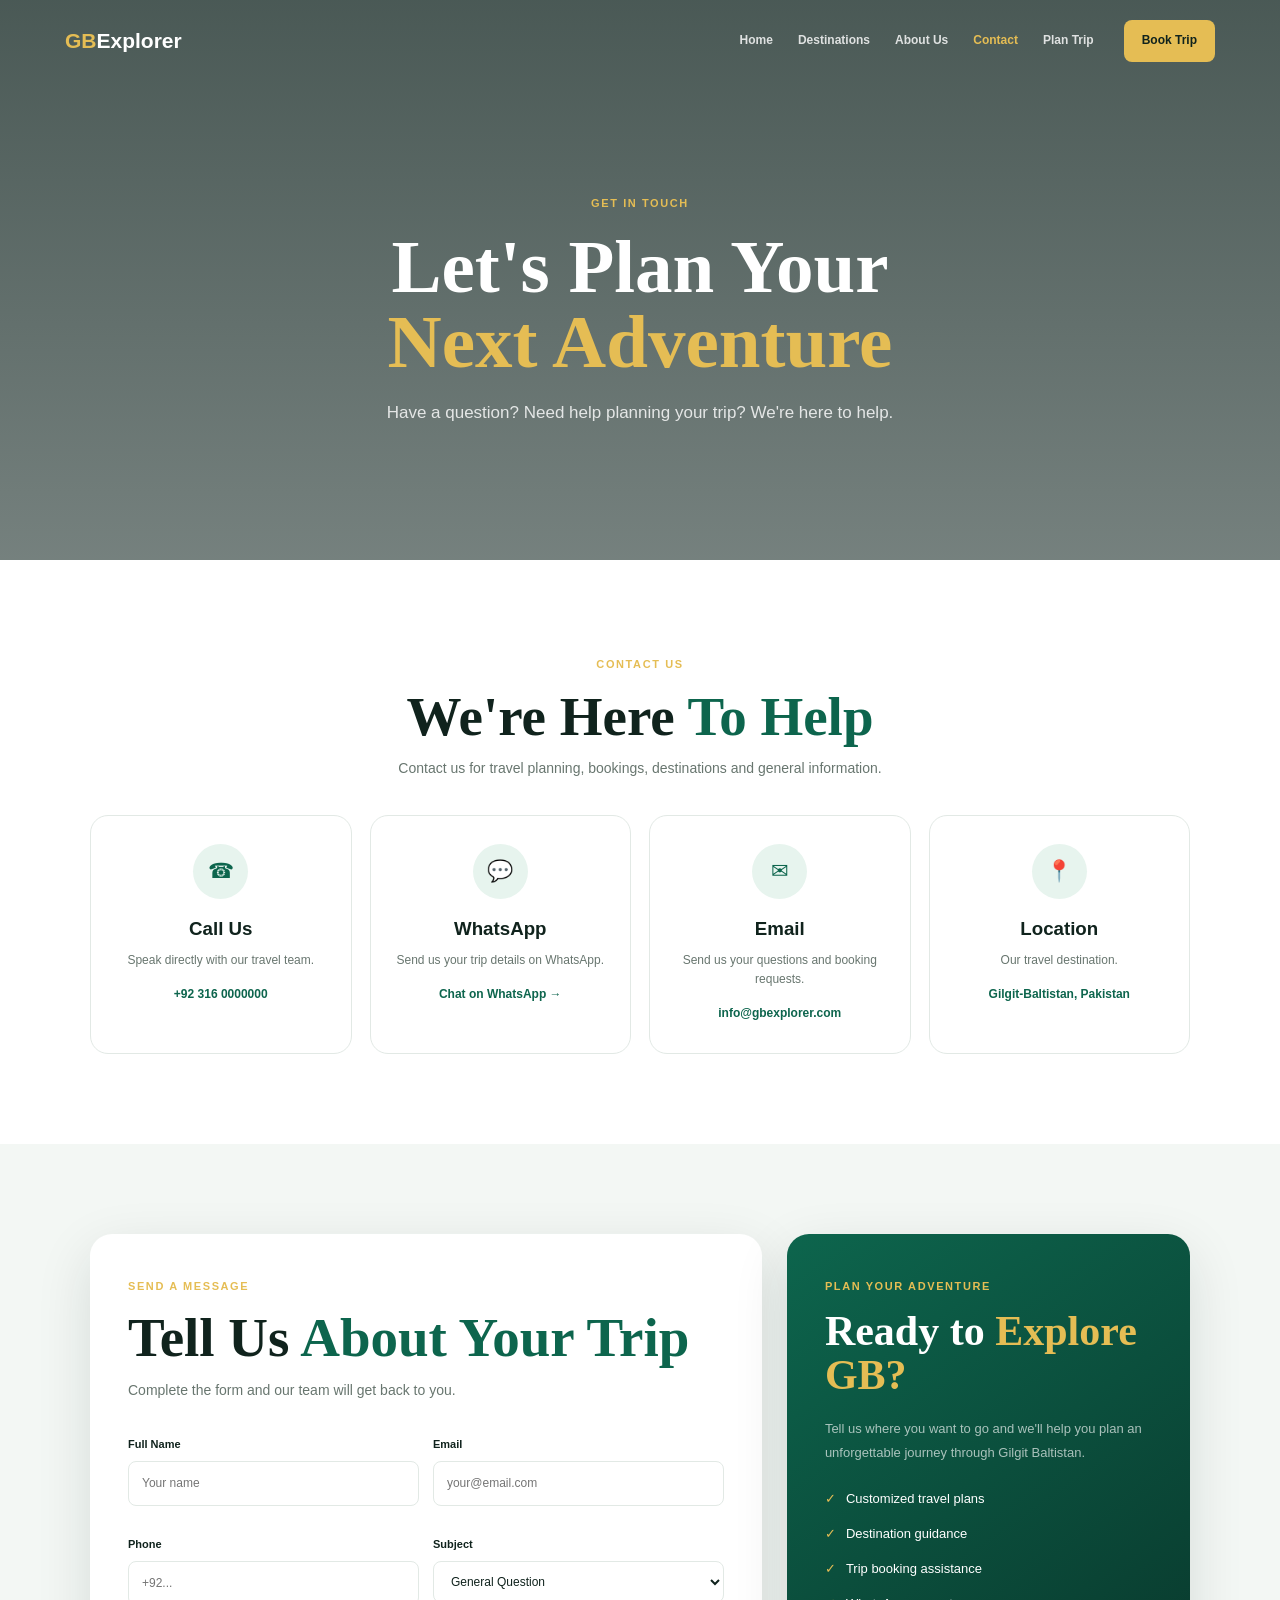
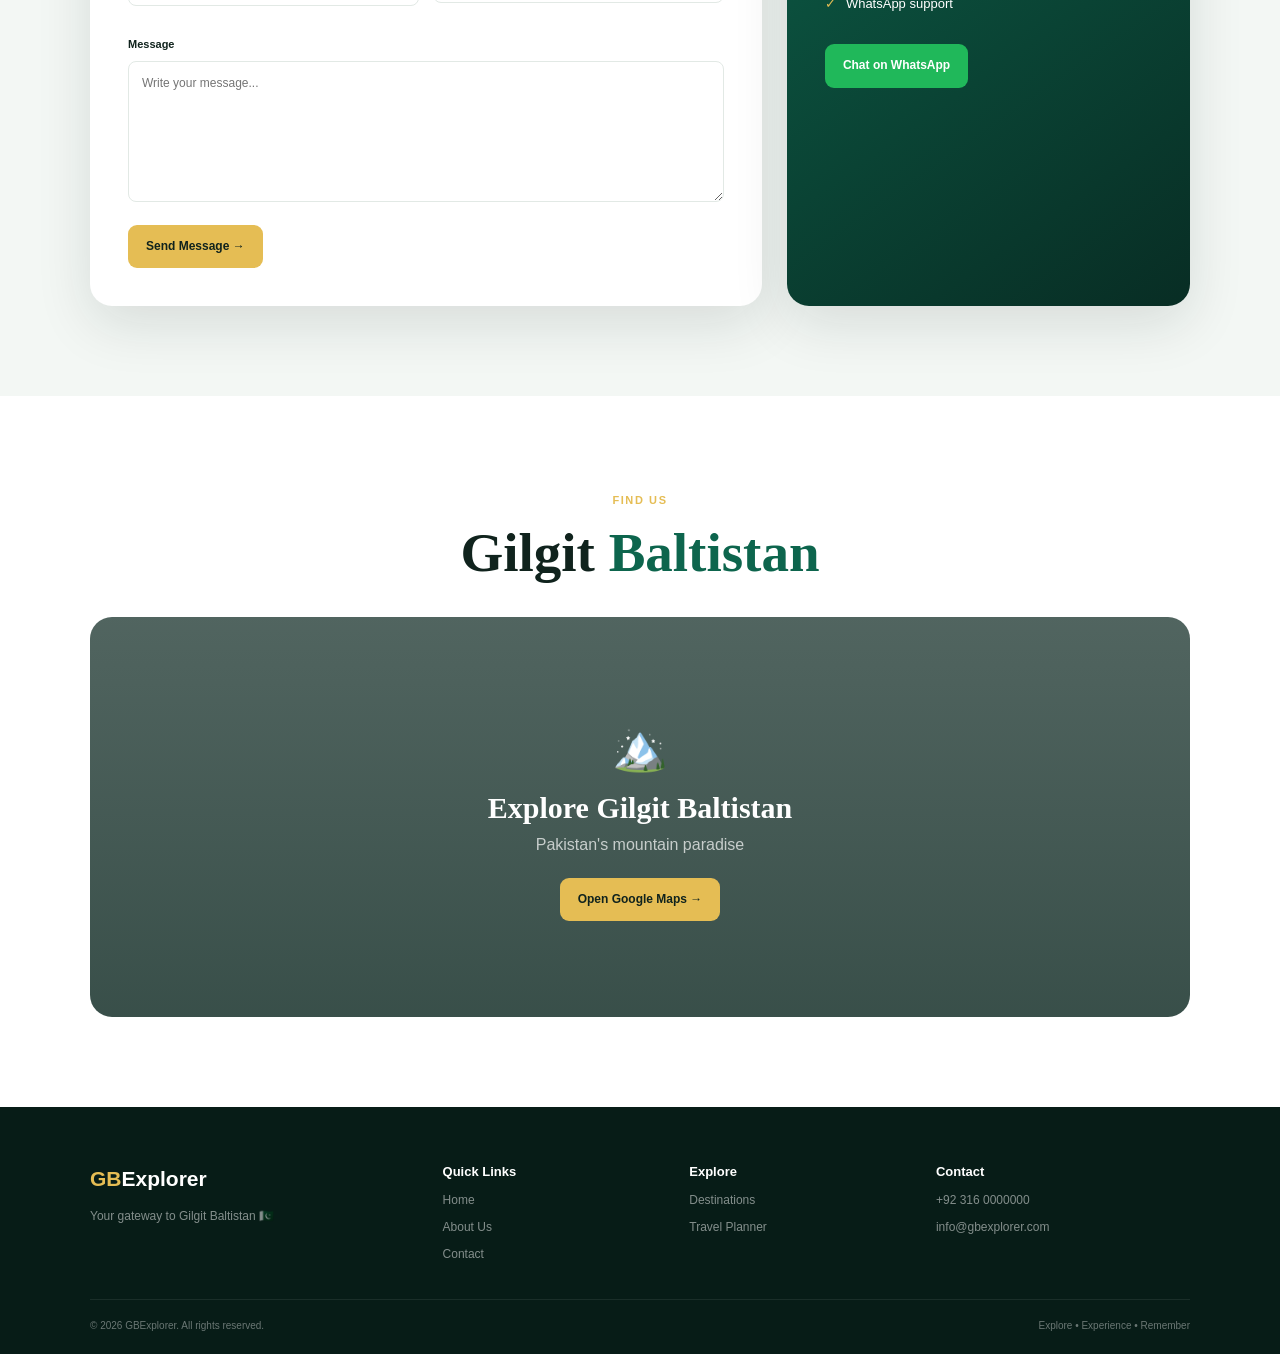
<file: contact.html>
<!DOCTYPE html><html lang="en"><head><meta charset="UTF-8"><meta name="viewport" content="width=device-width, initial-scale=1.0"><title>Contact Us | GBExplorer</title><link rel="stylesheet" href="style.css"></head><body><header class="navbar"><div class="nav-container"><a href="index.html" class="logo"><span>GB</span>Explorer</a><nav class="desktop-nav"><a href="index.html">Home</a><a href="index.html#destinations">Destinations</a><a href="about.html">About Us</a><a href="contact.html" class="active">Contact</a><a href="index.html#planner">Plan Trip</a></nav><a href="#booking" class="nav-book-btn">Book Trip</a><button class="mobile-menu-button" id="mobileMenuButton">☰</button></div><div class="mobile-menu" id="mobileMenu"><a href="index.html">Home</a><a href="index.html#destinations">Destinations</a><a href="about.html">About Us</a><a href="contact.html">Contact</a><a href="index.html#planner">Plan Trip</a></div></header><section class="inner-page-hero contact-hero"><div class="inner-page-overlay"></div><div class="inner-page-content"><span class="eyebrow">Get In Touch</span><h1>Let's Plan Your <span>Next Adventure</span></h1><p>Have a question? Need help planning your trip? We're here to help.</p></div></section><section class="section"><div class="section-heading center"><span class="section-label">Contact Us</span><h2>We're Here <span>To Help</span></h2><p>Contact us for travel planning, bookings, destinations and general information.</p></div><div class="contact-info-grid"><div class="contact-info-card"><div class="contact-icon">☎</div><h3>Call Us</h3><p>Speak directly with our travel team.</p><a href="tel:+923160000000">+92 316 0000000</a></div><div class="contact-info-card"><div class="contact-icon">💬</div><h3>WhatsApp</h3><p>Send us your trip details on WhatsApp.</p><a href="https://wa.me/923160000000" target="_blank" rel="noopener">Chat on WhatsApp →</a></div><div class="contact-info-card"><div class="contact-icon">✉</div><h3>Email</h3><p>Send us your questions and booking requests.</p><a href="mailto:info@gbexplorer.com">info@gbexplorer.com</a></div><div class="contact-info-card"><div class="contact-icon">📍</div><h3>Location</h3><p>Our travel destination.</p><span>Gilgit-Baltistan, Pakistan</span></div></div></section><section class="section contact-section" id="booking"><div class="contact-layout"><div class="contact-form-card"><div class="section-heading"><span class="section-label">Send a Message</span><h2>Tell Us <span>About Your Trip</span></h2><p>Complete the form and our team will get back to you.</p></div><form id="contactForm"><div class="form-grid"><div class="form-group"><label>Full Name</label><input id="contactName" type="text" placeholder="Your name" required></div><div class="form-group"><label>Email</label><input id="contactEmail" type="email" placeholder="your@email.com" required></div><div class="form-group"><label>Phone</label><input id="contactPhone" type="tel" placeholder="+92..."></div><div class="form-group"><label>Subject</label><select id="contactSubject"><option>General Question</option><option>Trip Booking</option><option>Travel Planning</option><option>Destination Information</option><option>Partnership</option></select></div><div class="form-group full"><label>Message</label><textarea id="contactMessage" rows="6" placeholder="Write your message..." required></textarea></div></div><button type="submit" class="btn btn-primary">Send Message →</button></form></div><div class="contact-booking-card"><span class="section-label">Plan Your Adventure</span><h2>Ready to <span>Explore GB?</span></h2><p>Tell us where you want to go and we'll help you plan an unforgettable journey through Gilgit Baltistan.</p><div class="contact-check-list"><div><span>✓</span>Customized travel plans</div><div><span>✓</span>Destination guidance</div><div><span>✓</span>Trip booking assistance</div><div><span>✓</span>WhatsApp support</div></div><a href="https://wa.me/923160000000" target="_blank" rel="noopener" class="btn btn-whatsapp">Chat on WhatsApp</a></div></div></section><section class="section contact-map-section"><div class="section-heading center"><span class="section-label">Find Us</span><h2>Gilgit <span>Baltistan</span></h2></div><div class="map-placeholder"><div><div style="font-size:45px">🏔️</div><h3>Explore Gilgit Baltistan</h3><p>Pakistan's mountain paradise</p><a href="https://www.google.com/maps/search/Gilgit-Baltistan" target="_blank" rel="noopener" class="btn btn-primary">Open Google Maps →</a></div></div></section><footer><div class="footer-container"><div class="footer-brand"><a href="index.html" class="logo"><span>GB</span>Explorer</a><p>Your gateway to Gilgit Baltistan 🇵🇰</p></div><div class="footer-column"><h4>Quick Links</h4><a href="index.html">Home</a><a href="about.html">About Us</a><a href="contact.html">Contact</a></div><div class="footer-column"><h4>Explore</h4><a href="index.html#destinations">Destinations</a><a href="index.html#planner">Travel Planner</a></div><div class="footer-column"><h4>Contact</h4><a href="tel:+923160000000">+92 316 0000000</a><a href="mailto:info@gbexplorer.com">info@gbexplorer.com</a></div></div><div class="footer-bottom"><p>© 2026 GBExplorer. All rights reserved.</p><p>Explore • Experience • Remember</p></div></footer><script src="script.js"></script></body></html>
</file>
<file: style.css>
:root{--primary:#0d654d;--primary-dark:#082d24;--gold:#e5bd54;--dark:#10231d;--muted:#68766f;--light:#f3f7f4;--border:#e2e9e5;--heading:"Playfair Display",serif;--body:"Inter",sans-serif;--shadow:0 18px 55px rgba(16,35,29,.12)}*{box-sizing:border-box;margin:0;padding:0}html{scroll-behavior:smooth}body{font-family:var(--body);color:var(--dark);background:#fff;line-height:1.6}a{text-decoration:none;color:inherit}button,input,select,textarea{font:inherit}button{cursor:pointer}.navbar{position:absolute;top:0;left:0;width:100%;z-index:20;color:#fff}.nav-container{width:min(1150px,calc(100% - 36px));margin:auto;height:82px;display:flex;align-items:center;gap:30px}.logo{font-size:21px;font-weight:900;white-space:nowrap}.logo span{color:var(--gold)}.desktop-nav{display:flex;gap:25px;margin-left:auto}.desktop-nav a{font-size:12px;font-weight:700;color:rgba(255,255,255,.82)}.desktop-nav a:hover,.desktop-nav a.active{color:var(--gold)}.nav-book-btn{border:0;padding:11px 18px;border-radius:8px;background:var(--gold);color:#10231d;font-size:12px;font-weight:800}.mobile-menu-button{display:none;background:transparent;border:0;color:#fff;font-size:25px}.mobile-menu{display:none;padding:15px 25px;background:#082d24}.mobile-menu a,.mobile-menu button{display:block;width:100%;padding:12px 0;color:#fff;text-align:left;border:0;background:none;font-weight:700}.mobile-menu.show{display:block}.hero,.inner-page-hero{min-height:720px;position:relative;display:flex;align-items:center;justify-content:center;text-align:center;color:#fff;background:url("https://images.unsplash.com/photo-1533130061792-64b345e4a833?auto=format&fit=crop&w=2200&q=90") center/cover}.inner-page-hero{min-height:560px}.contact-hero{background-image:url("https://images.unsplash.com/photo-1500534623283-312aade485b7?auto=format&fit=crop&w=2200&q=90")}.hero-overlay,.inner-page-overlay{position:absolute;inset:0;background:linear-gradient(180deg,rgba(4,25,20,.72),rgba(4,25,20,.55))}.hero-content,.inner-page-content{position:relative;z-index:2;width:min(850px,calc(100% - 30px));margin-top:55px}.eyebrow,.section-label{font-size:11px;font-weight:800;letter-spacing:1.6px;text-transform:uppercase;color:var(--gold)}.hero h1{font-family:var(--heading);font-size:clamp(55px,8vw,92px);line-height:.98;margin:18px 0}.hero h1 span,.inner-page-content h1 span{display:block;color:var(--gold)}.hero-content p{max-width:650px;margin:0 auto 28px;color:rgba(255,255,255,.82);font-size:16px}.hero-buttons{display:flex;justify-content:center;gap:12px;flex-wrap:wrap}.btn{display:inline-flex;align-items:center;justify-content:center;gap:8px;border:0;border-radius:9px;padding:12px 18px;font-size:12px;font-weight:800;transition:.25s}.btn:hover{transform:translateY(-2px)}.btn-primary{background:var(--gold);color:var(--dark)}.btn-glass{color:#fff;border:1px solid rgba(255,255,255,.35);background:rgba(255,255,255,.1)}.btn-light{background:#eef3f0;color:var(--dark)}.btn-ai{background:#e7f1ec;color:var(--primary)}.btn-whatsapp{background:#20b85a;color:#fff}.btn-large{padding:14px 22px}.hero-scroll{position:absolute;bottom:25px;z-index:2;font-size:10px;color:rgba(255,255,255,.6)}.stats-section{background:var(--dark);color:#fff}.stats-container{width:min(1100px,calc(100% - 36px));margin:auto;display:grid;grid-template-columns:repeat(5,1fr);padding:28px 0}.stat{text-align:center;border-right:1px solid rgba(255,255,255,.08)}.stat:last-child{border:0}.stat strong{display:block;color:var(--gold);font-size:22px}.stat span{display:block;font-size:9px;color:rgba(255,255,255,.55)}.section{padding:90px max(18px,calc((100% - 1100px)/2))}.intro-grid,.about-grid{display:grid;grid-template-columns:1fr 1fr;align-items:center;gap:65px}.intro-image,.about-image{height:500px;overflow:hidden;border-radius:25px;box-shadow:var(--shadow)}.intro-image img,.about-image img{width:100%;height:100%;object-fit:cover}.intro-content h2,.about-content h2{font-family:var(--heading);font-size:clamp(35px,5vw,55px);line-height:1.05;margin:14px 0 20px}.intro-content h2 span,.about-content h2 span,.section-heading h2 span{color:var(--primary)}.intro-content p,.about-content p{color:var(--muted);font-size:14px;line-height:1.85;margin-bottom:15px}.section-heading{margin-bottom:35px}.section-heading.center{text-align:center}.section-heading h2{font-family:var(--heading);font-size:clamp(35px,5vw,55px);line-height:1.05;margin:12px 0}.section-heading p{max-width:650px;margin:auto;color:var(--muted);font-size:14px}.destination-grid{display:grid;grid-template-columns:repeat(3,1fr);gap:20px}.destination-card{background:#fff;border:1px solid var(--border);border-radius:20px;overflow:hidden;box-shadow:0 8px 25px rgba(16,35,29,.06);transition:.3s}.destination-card:hover{transform:translateY(-5px);box-shadow:var(--shadow)}.destination-card.large{grid-column:span 2}.destination-image{height:245px;background-size:cover;background-position:center}.destination-content{padding:22px}.destination-content>span{font-size:10px;font-weight:800;color:var(--primary)}.destination-content h3{font-family:var(--heading);font-size:26px;margin:7px 0}.destination-content p{font-size:12px;color:var(--muted);line-height:1.7;margin-bottom:14px}.destination-book{background:none;border:0;color:var(--primary);font-size:12px;font-weight:800}.why-section{background:var(--light)}.features-grid{display:grid;grid-template-columns:repeat(4,1fr);gap:18px}.feature-card{padding:28px;background:#fff;border:1px solid var(--border);border-radius:18px}.feature-icon{font-size:35px;margin-bottom:14px}.feature-card h3{font-size:17px;margin-bottom:8px}.feature-card p{font-size:12px;color:var(--muted);line-height:1.7}.planner-card{display:grid;grid-template-columns:1fr 1fr;border:1px solid var(--border);border-radius:24px;overflow:hidden;box-shadow:var(--shadow)}.planner-form{padding:32px}.planner-result{padding:32px;background:var(--light);min-height:100%}.planner-title{font-weight:900;font-size:17px;margin-bottom:22px}.form-group{margin-bottom:16px}.form-group label{display:block;font-size:11px;font-weight:800;margin-bottom:7px}.form-group input,.form-group select,.form-group textarea{width:100%;padding:12px 13px;border:1px solid var(--border);border-radius:8px;outline:0;background:#fff;color:var(--dark);font-size:12px}.planner-grid,.form-grid{display:grid;grid-template-columns:1fr 1fr;gap:14px}.destination-checkboxes{display:grid;grid-template-columns:1fr 1fr;gap:8px}.destination-checkboxes label{display:flex;align-items:center;gap:7px;background:#f5f8f6;padding:9px;border-radius:7px;font-size:11px}.planner-actions{display:flex;gap:8px;flex-wrap:wrap;margin-top:22px}.empty-planner{text-align:center;color:var(--muted);padding:60px 20px}.planner-result-icon{font-size:50px}.plan-list{padding-left:20px;color:var(--muted);font-size:13px}.plan-list li{margin:8px 0}.cta-section{padding:90px 18px;text-align:center;color:#fff;background:linear-gradient(135deg,#0d654d,#082d24)}.cta-section h2{font-family:var(--heading);font-size:clamp(40px,6vw,65px);line-height:1;margin:12px 0}.cta-section p{color:rgba(255,255,255,.68);margin-bottom:22px}.inner-page-content h1{font-family:var(--heading);font-size:clamp(45px,7vw,75px);line-height:1;margin:15px 0 20px}.inner-page-content p{max-width:650px;margin:auto;color:rgba(255,255,255,.82);font-size:17px}.about-dark{background:var(--dark);color:#fff}.about-dark .section-heading h2{color:#fff}.about-dark .section-heading p{color:rgba(255,255,255,.6)}.mission-grid{display:grid;grid-template-columns:repeat(3,1fr);gap:20px}.mission-card{padding:32px;border:1px solid rgba(255,255,255,.08);border-radius:20px;background:rgba(255,255,255,.04);text-align:center}.mission-icon{font-size:40px;margin-bottom:15px}.mission-card p{color:rgba(255,255,255,.6);font-size:13px}.values-grid{display:grid;grid-template-columns:repeat(4,1fr);gap:20px}.value-card{padding:28px;border:1px solid var(--border);border-radius:18px}.value-card>span{color:var(--primary);font-weight:900;font-size:12px}.value-card h3{margin:12px 0;font-size:18px}.value-card p{color:var(--muted);font-size:13px;line-height:1.7}.contact-info-grid{display:grid;grid-template-columns:repeat(4,1fr);gap:18px}.contact-info-card{padding:28px 20px;text-align:center;background:#fff;border:1px solid var(--border);border-radius:18px}.contact-icon{width:55px;height:55px;margin:0 auto 15px;display:grid;place-items:center;border-radius:50%;background:#e7f4ee;color:var(--primary);font-size:21px}.contact-info-card h3{margin-bottom:7px}.contact-info-card p{color:var(--muted);font-size:12px;margin-bottom:10px}.contact-info-card a,.contact-info-card>span{color:var(--primary);font-weight:700;font-size:12px}.contact-section{background:var(--light)}.contact-layout{display:grid;grid-template-columns:1.25fr .75fr;gap:25px}.contact-form-card,.contact-booking-card{padding:38px;border-radius:22px;box-shadow:var(--shadow)}.contact-form-card{background:#fff}.contact-booking-card{color:#fff;background:linear-gradient(145deg,#0d654d,#082d24)}.contact-booking-card h2{font-family:var(--heading);font-size:42px;line-height:1.05;margin:12px 0 20px}.contact-booking-card h2 span{color:var(--gold)}.contact-booking-card p{color:rgba(255,255,255,.65);font-size:13px;line-height:1.8;margin-bottom:25px}.contact-check-list{display:flex;flex-direction:column;gap:14px;margin-bottom:30px}.contact-check-list div{display:flex;gap:10px;font-size:13px}.contact-check-list span{color:var(--gold)}.map-placeholder{width:100%;height:400px;border-radius:22px;display:grid;place-items:center;text-align:center;color:#fff;background:linear-gradient(rgba(7,35,28,.7),rgba(7,35,28,.8)),url("https://images.unsplash.com/photo-1500534623283-312aade485b7?auto=format&fit=crop&w=1800&q=85") center/cover}.map-placeholder h3{font-family:var(--heading);font-size:30px}.map-placeholder p{color:rgba(255,255,255,.7);margin-bottom:20px}footer{background:#071c17;color:#fff;padding:55px 18px 20px}.footer-container{width:min(1100px,100%);margin:auto;display:grid;grid-template-columns:1.5fr 1fr 1fr 1.2fr;gap:35px}.footer-brand p{font-size:12px;color:rgba(255,255,255,.5);margin-top:12px}.footer-column{display:flex;flex-direction:column;gap:8px}.footer-column h4{font-size:13px}.footer-column a,.footer-column span{color:rgba(255,255,255,.5);font-size:12px}.footer-bottom{width:min(1100px,100%);margin:35px auto 0;padding-top:18px;border-top:1px solid rgba(255,255,255,.08);display:flex;justify-content:space-between;color:rgba(255,255,255,.4);font-size:10px}.modal-overlay{display:none;position:fixed;inset:0;z-index:100;background:rgba(0,0,0,.65);padding:20px;overflow:auto}.modal-overlay.show{display:flex;align-items:center;justify-content:center}.modal{width:min(700px,100%);background:#fff;border-radius:20px;padding:30px;position:relative}.modal-close{position:absolute;right:18px;top:12px;border:0;background:none;font-size:30px}.modal-header{text-align:center;margin-bottom:25px}.modal-icon{font-size:40px}.modal-header h2{font-family:var(--heading);font-size:35px}.booking-actions{display:flex;gap:10px;justify-content:flex-end;margin-top:10px}.full{grid-column:1/-1}@media(max-width:900px){.desktop-nav,.nav-book-btn{display:none}.mobile-menu-button{display:block;margin-left:auto}.stats-container{grid-template-columns:repeat(3,1fr);gap:20px}.stat{border:0}.intro-grid,.about-grid,.planner-card,.contact-layout{grid-template-columns:1fr}.destination-grid{grid-template-columns:1fr 1fr}.destination-card.large{grid-column:span 2}.features-grid,.contact-info-grid{grid-template-columns:1fr 1fr}.mission-grid{grid-template-columns:1fr}.values-grid{grid-template-columns:1fr 1fr}.footer-container{grid-template-columns:1fr 1fr}}@media(max-width:600px){.hero{min-height:680px}.hero h1{font-size:52px}.section{padding:65px 18px}.stats-container{grid-template-columns:1fr 1fr}.destination-grid,.features-grid,.contact-info-grid,.values-grid{grid-template-columns:1fr}.destination-card.large{grid-column:auto}.planner-grid,.form-grid{grid-template-columns:1fr}.intro-image,.about-image{height:320px}.footer-container{grid-template-columns:1fr}.footer-bottom{flex-direction:column}.contact-form-card,.contact-booking-card,.planner-form,.planner-result{padding:25px}.inner-page-content h1{font-size:45px}.booking-actions{flex-direction:column}.booking-actions .btn{width:100%}}
</file>
